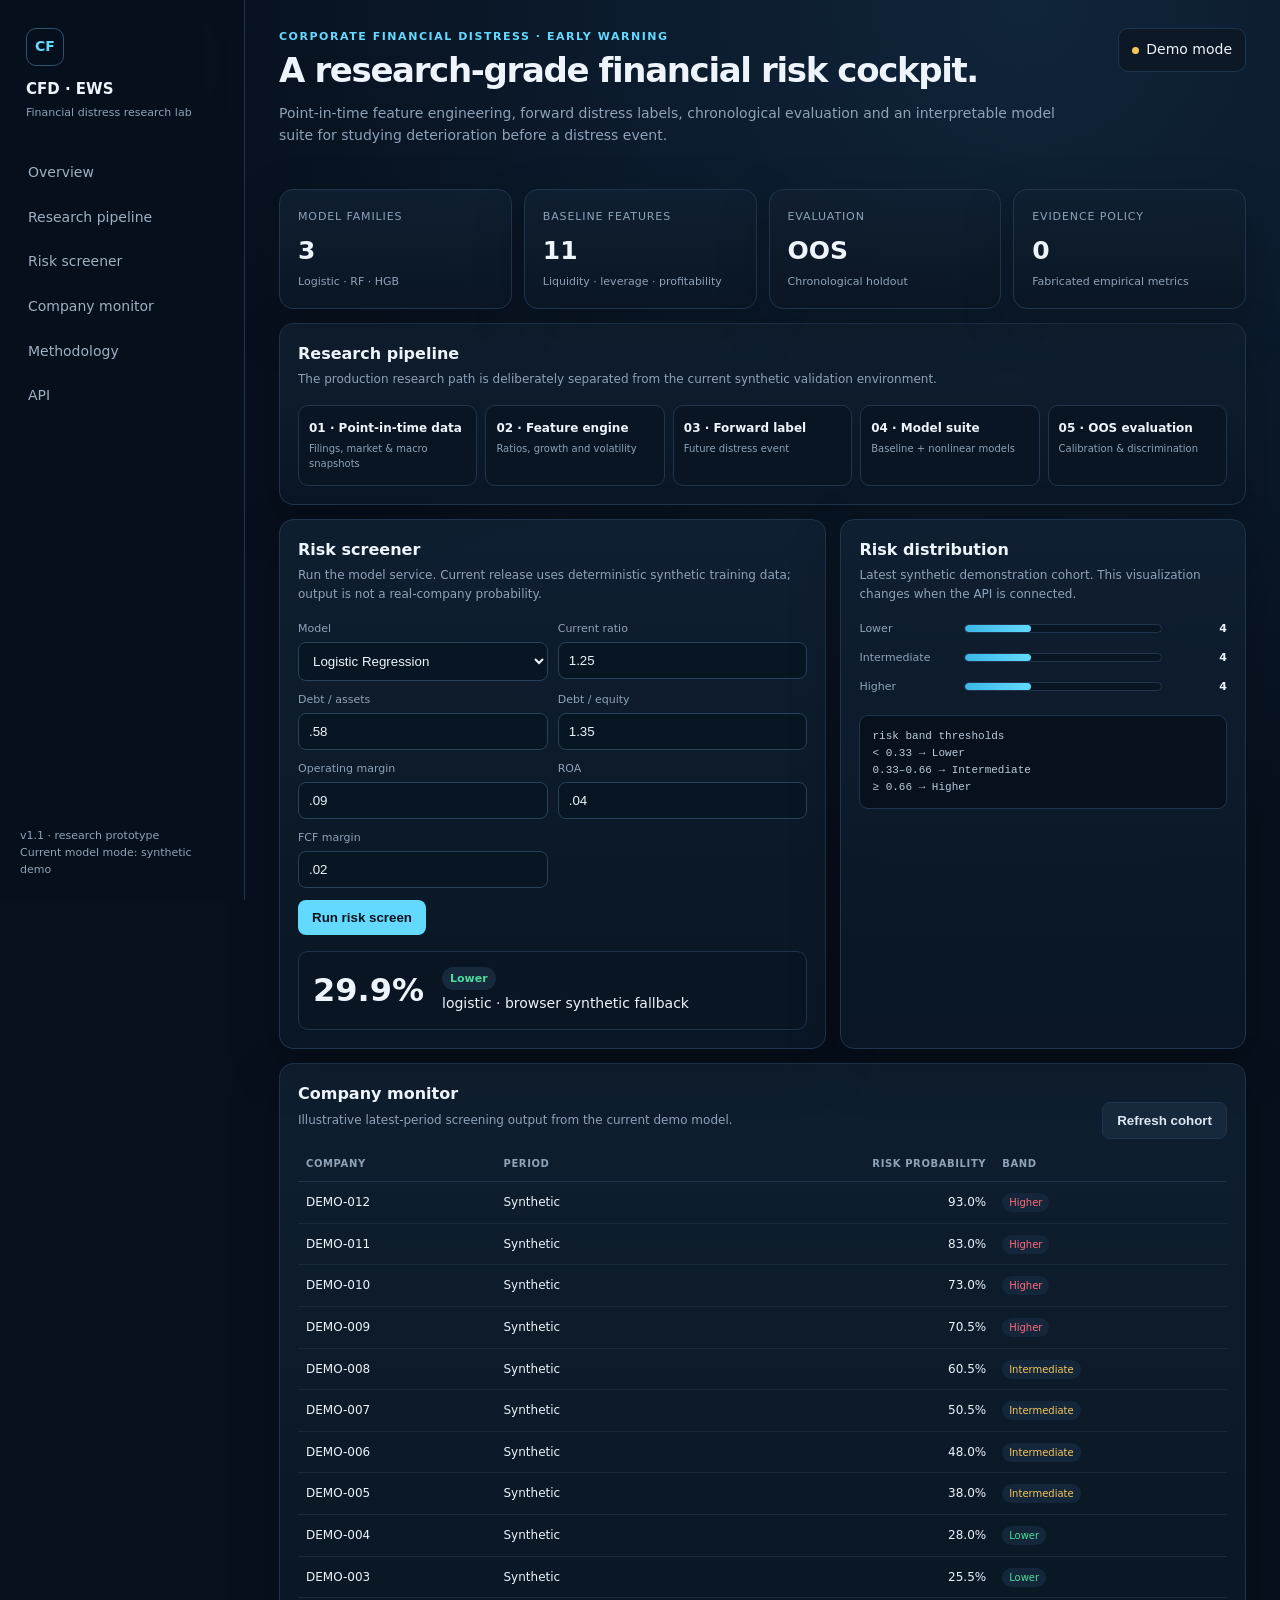
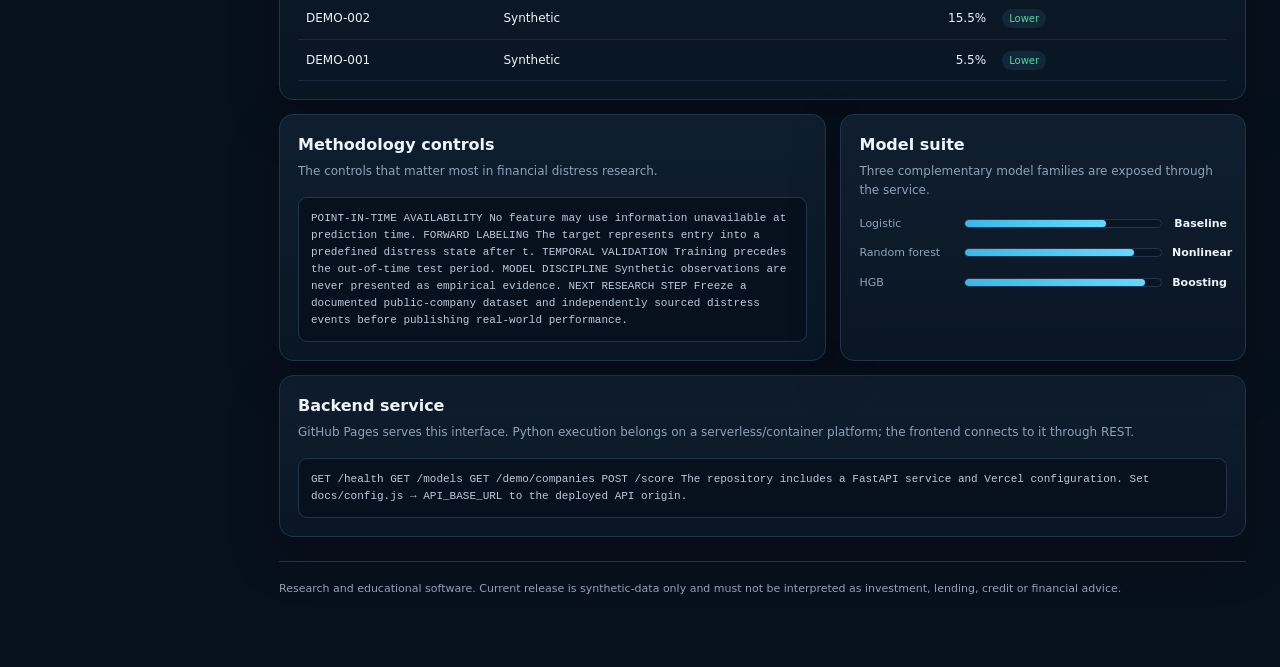
<file: index.html>
<!doctype html>
<html lang="en">
<head>
<meta charset="utf-8">
<meta http-equiv="refresh" content="0; url=./docs/">
<meta name="viewport" content="width=device-width,initial-scale=1">
<title>CFD-EWS</title>
<script>location.replace("./docs/");</script>
</head>
<body><p>Opening the CFD-EWS research dashboard… <a href="./docs/">Continue</a></p></body>
</html>
</file>
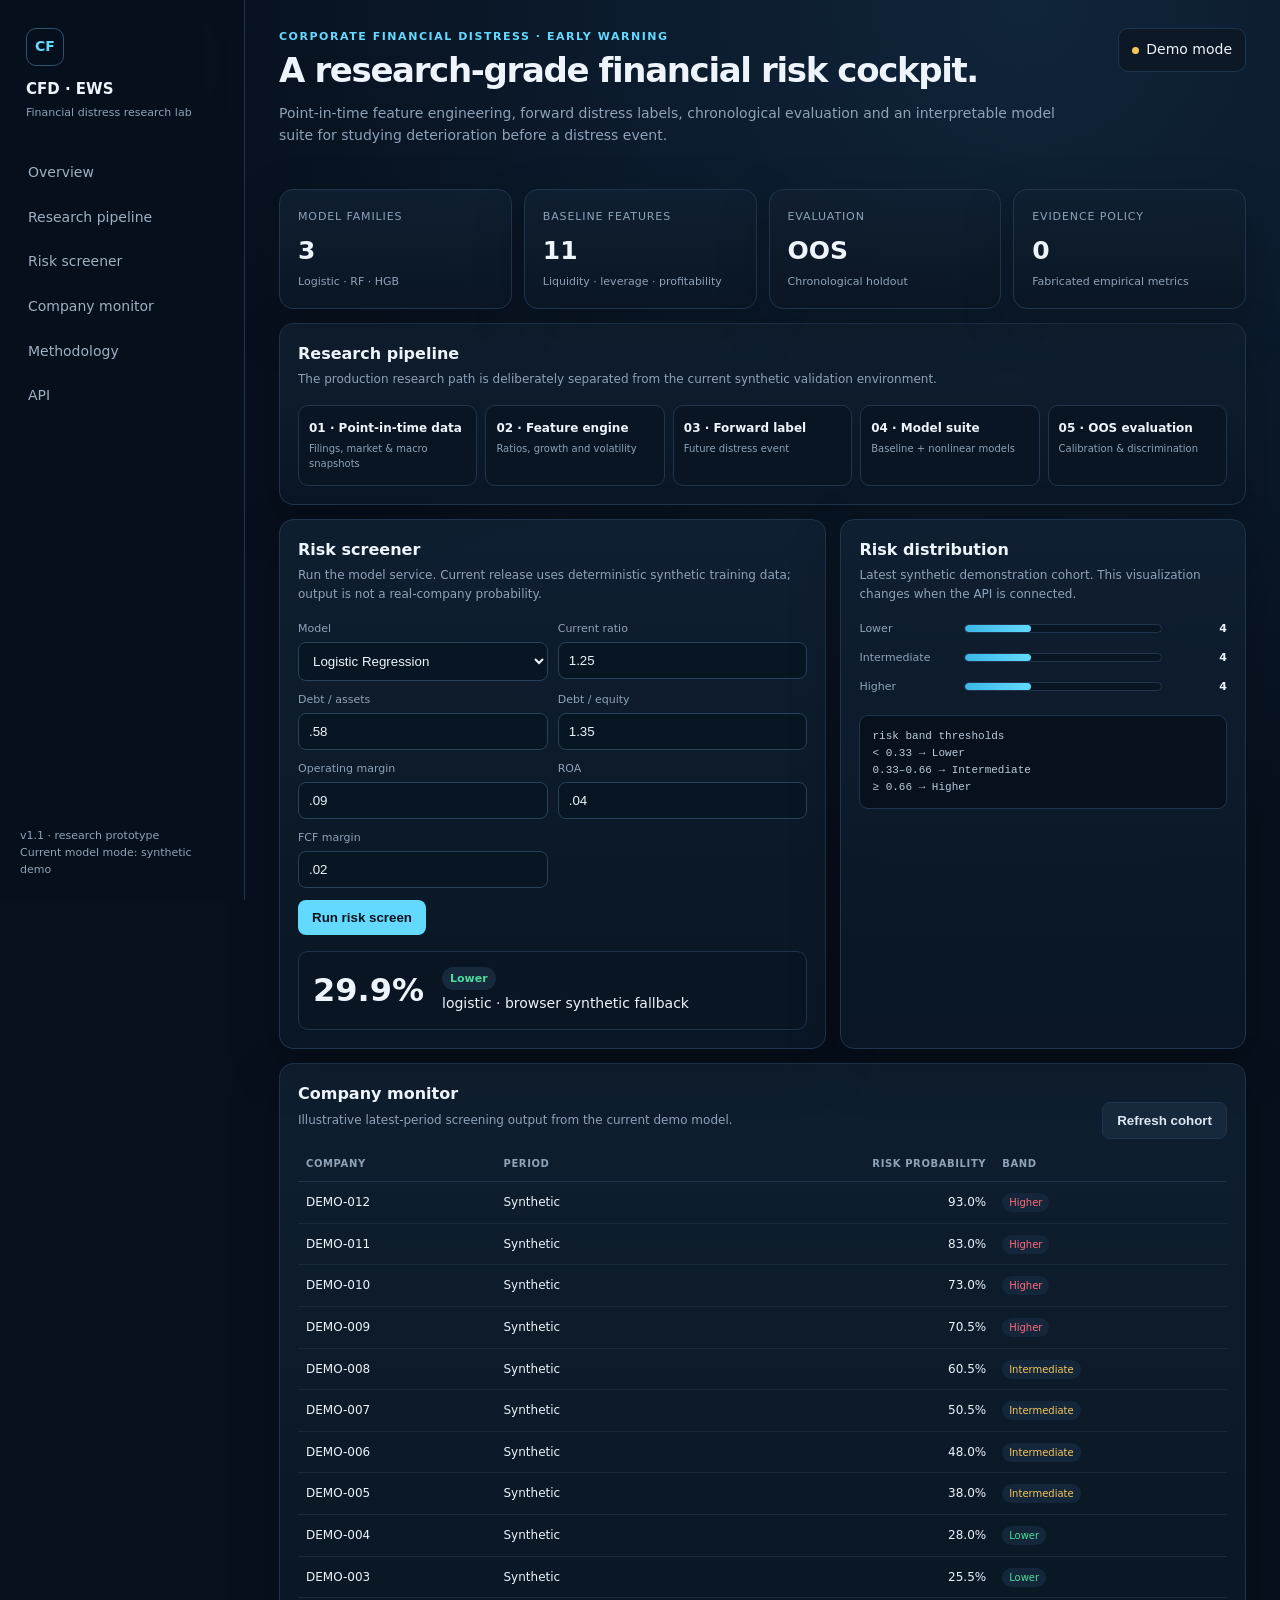
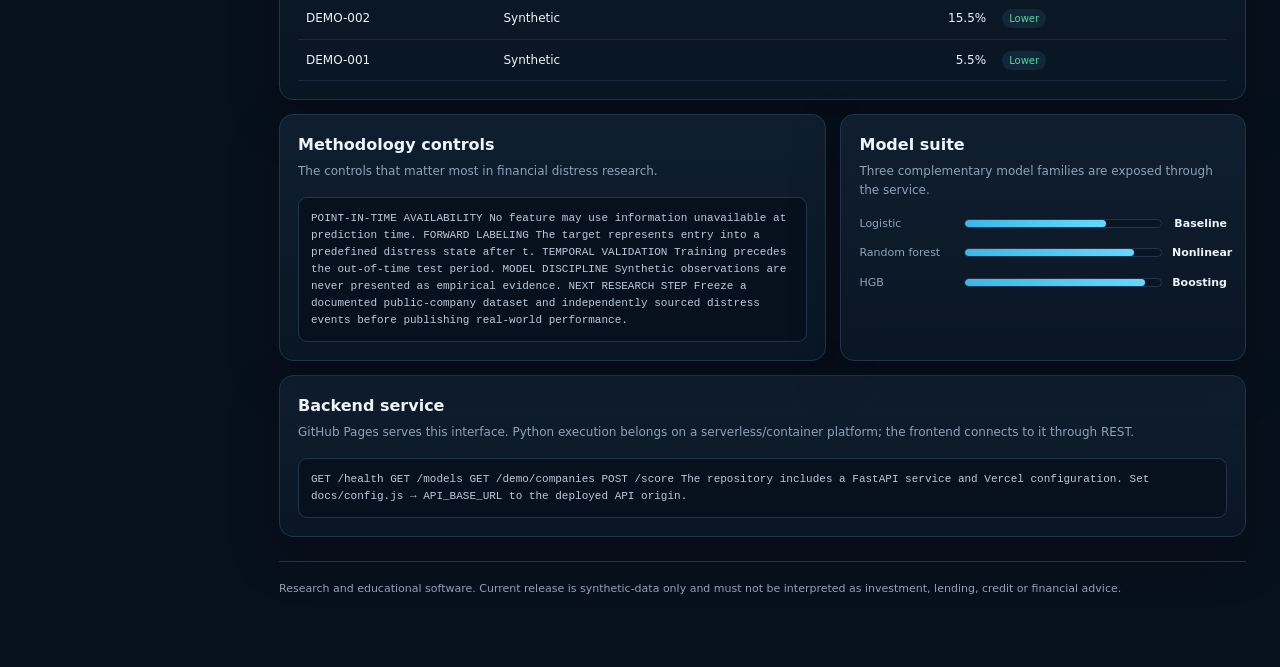
<file: docs/index.html>
<!doctype html>
<html lang="en">
<head>
<meta charset="utf-8"><meta name="viewport" content="width=device-width,initial-scale=1">
<meta name="description" content="Corporate Financial Distress Early-Warning System research dashboard">
<title>CFD-EWS · Corporate Financial Distress Early-Warning System</title>
<link rel="stylesheet" href="./styles.css">
</head>
<body>
<div class="app">
<aside class="side"><div class="brand"><div class="brand-mark">CF</div><strong>CFD · EWS</strong><span>Financial distress research lab</span></div>
<nav class="nav"><a href="#overview">Overview</a><a href="#pipeline">Research pipeline</a><a href="#screening">Risk screener</a><a href="#companies">Company monitor</a><a href="#methodology">Methodology</a><a href="#api">API</a></nav>
<div class="side-note">v1.1 · research prototype<br>Current model mode: synthetic demo</div></aside>
<main class="main">
<header class="top" id="overview"><div><div class="eyebrow">CORPORATE FINANCIAL DISTRESS · EARLY WARNING</div><h1 class="title">A research-grade financial risk cockpit.</h1><p class="subtitle">Point-in-time feature engineering, forward distress labels, chronological evaluation and an interpretable model suite for studying deterioration before a distress event.</p></div><div class="status"><span id="apiDot" class="dot"></span><span id="apiText">Checking service…</span></div></header>
<section class="grid4"><div class="card metric"><div class="label">Model families</div><div class="value">3</div><div class="detail">Logistic · RF · HGB</div></div><div class="card metric"><div class="label">Baseline features</div><div class="value">11</div><div class="detail">Liquidity · leverage · profitability</div></div><div class="card metric"><div class="label">Evaluation</div><div class="value">OOS</div><div class="detail">Chronological holdout</div></div><div class="card metric"><div class="label">Evidence policy</div><div class="value">0</div><div class="detail">Fabricated empirical metrics</div></div></section>
<section class="card" id="pipeline"><h2>Research pipeline</h2><p class="desc">The production research path is deliberately separated from the current synthetic validation environment.</p><div class="pipeline"><div class="step"><b>01 · Point-in-time data</b><span>Filings, market & macro snapshots</span></div><div class="step"><b>02 · Feature engine</b><span>Ratios, growth and volatility</span></div><div class="step"><b>03 · Forward label</b><span>Future distress event</span></div><div class="step"><b>04 · Model suite</b><span>Baseline + nonlinear models</span></div><div class="step"><b>05 · OOS evaluation</b><span>Calibration & discrimination</span></div></div></section>
<section class="grid2" id="screening"><div class="card"><h2>Risk screener</h2><p class="desc">Run the model service. Current release uses deterministic synthetic training data; output is not a real-company probability.</p><div class="formgrid"><div class="field"><label>Model</label><select id="model"><option value="logistic">Logistic Regression</option><option value="random_forest">Random Forest</option><option value="hist_gradient_boosting">Histogram Gradient Boosting</option></select></div><div class="field"><label>Current ratio</label><input id="current_ratio" type="number" step=".01" value="1.25"></div><div class="field"><label>Debt / assets</label><input id="debt_to_assets" type="number" step=".01" value=".58"></div><div class="field"><label>Debt / equity</label><input id="debt_to_equity" type="number" step=".01" value="1.35"></div><div class="field"><label>Operating margin</label><input id="operating_margin" type="number" step=".01" value=".09"></div><div class="field"><label>ROA</label><input id="roa" type="number" step=".01" value=".04"></div><div class="field"><label>FCF margin</label><input id="fcf_margin" type="number" step=".01" value=".02"></div></div><button id="scoreBtn">Run risk screen</button><div id="score" class="score"><div class="score-number">—</div><div>Awaiting model</div></div></div>
<div class="card"><h2>Risk distribution</h2><p class="desc">Latest synthetic demonstration cohort. This visualization changes when the API is connected.</p><div class="dist-row"><label>Lower</label><div class="bar"><div id="barLower" class="fill" style="width:0"></div></div><strong id="nLower">0</strong></div><div class="dist-row"><label>Intermediate</label><div class="bar"><div id="barIntermediate" class="fill" style="width:0"></div></div><strong id="nIntermediate">0</strong></div><div class="dist-row"><label>Higher</label><div class="bar"><div id="barHigher" class="fill" style="width:0"></div></div><strong id="nHigher">0</strong></div><div class="api-box" style="margin-top:20px">risk band thresholds<br>&lt; 0.33 → Lower<br>0.33–0.66 → Intermediate<br>≥ 0.66 → Higher</div></div></section>
<section class="card" id="companies"><div style="display:flex;justify-content:space-between;gap:10px;align-items:center"><div><h2>Company monitor</h2><p class="desc">Illustrative latest-period screening output from the current demo model.</p></div><button id="refreshBtn" class="secondary">Refresh cohort</button></div><table><thead><tr><th>Company</th><th>Period</th><th style="text-align:right">Risk probability</th><th>Band</th></tr></thead><tbody id="companyRows"><tr><td colspan="4">Loading…</td></tr></tbody></table></section>
<section class="grid2" id="methodology"><div class="card"><h2>Methodology controls</h2><p class="desc">The controls that matter most in financial distress research.</p><div class="api-box">POINT-IN-TIME AVAILABILITY
No feature may use information unavailable at prediction time.

FORWARD LABELING
The target represents entry into a predefined distress state after t.

TEMPORAL VALIDATION
Training precedes the out-of-time test period.

MODEL DISCIPLINE
Synthetic observations are never presented as empirical evidence.

NEXT RESEARCH STEP
Freeze a documented public-company dataset and independently sourced distress events before publishing real-world performance.</div></div><div class="card"><h2>Model suite</h2><p class="desc">Three complementary model families are exposed through the service.</p><div class="dist-row"><label>Logistic</label><div class="bar"><div class="fill" style="width:72%"></div></div><strong>Baseline</strong></div><div class="dist-row"><label>Random forest</label><div class="bar"><div class="fill" style="width:86%"></div></div><strong>Nonlinear</strong></div><div class="dist-row"><label>HGB</label><div class="bar"><div class="fill" style="width:92%"></div></div><strong>Boosting</strong></div></div></section>
<section class="card" id="api"><h2>Backend service</h2><p class="desc">GitHub Pages serves this interface. Python execution belongs on a serverless/container platform; the frontend connects to it through REST.</p><div class="api-box">GET  /health
GET  /models
GET  /demo/companies
POST /score

The repository includes a FastAPI service and Vercel configuration. Set docs/config.js → API_BASE_URL to the deployed API origin.</div></section>
<div class="footer">Research and educational software. Current release is synthetic-data only and must not be interpreted as investment, lending, credit or financial advice.</div>
</main></div>
<script src="./config.js"></script><script src="./app.js"></script>
</body></html>
</file>
<file: docs/styles.css>
:root{--bg:#07101d;--panel:#0d1827;--panel2:#101f31;--line:#20354d;--text:#edf4fb;--muted:#8ea2b8;--cyan:#63d9ff;--green:#4ade9a;--amber:#f6c65b;--red:#ff6b7a;--shadow:0 18px 50px rgba(0,0,0,.25)}
*{box-sizing:border-box}html{scroll-behavior:smooth}body{margin:0;background:radial-gradient(circle at 80% 0,#10243a 0,transparent 35%),var(--bg);color:var(--text);font:14px/1.55 Inter,ui-sans-serif,system-ui,-apple-system,BlinkMacSystemFont,"Segoe UI",sans-serif}.app{display:grid;grid-template-columns:245px 1fr;min-height:100vh}.side{position:sticky;top:0;height:100vh;padding:24px 16px;border-right:1px solid var(--line);background:rgba(7,16,29,.88);backdrop-filter:blur(14px)}.brand{padding:4px 10px 26px}.brand-mark{width:38px;height:38px;border:1px solid #31516d;border-radius:10px;display:grid;place-items:center;color:var(--cyan);font-weight:900;margin-bottom:12px}.brand strong{display:block;font-size:15px}.brand span{color:var(--muted);font-size:11px}.nav a{display:block;color:#9eb0c2;text-decoration:none;padding:10px 12px;border-radius:8px;margin:3px 0}.nav a:hover{background:#102236;color:#fff}.side-note{position:absolute;bottom:22px;left:20px;right:20px;color:var(--muted);font-size:11px}.main{max-width:1440px;width:100%;margin:auto;padding:28px 34px 70px}.top{display:flex;justify-content:space-between;gap:20px;align-items:flex-start;margin-bottom:28px}.eyebrow{color:var(--cyan);font-size:11px;font-weight:800;letter-spacing:.14em}.title{font-size:34px;line-height:1.1;margin:7px 0 10px;letter-spacing:-.04em}.subtitle{color:var(--muted);max-width:800px}.status{border:1px solid var(--line);background:var(--panel);border-radius:10px;padding:10px 13px;white-space:nowrap}.dot{display:inline-block;width:7px;height:7px;border-radius:50%;background:var(--amber);margin-right:7px}.dot.ok{background:var(--green)}.dot.bad{background:var(--red)}.grid4{display:grid;grid-template-columns:repeat(4,1fr);gap:12px}.grid2{display:grid;grid-template-columns:1.35fr 1fr;gap:14px}.card{background:linear-gradient(180deg,rgba(16,31,49,.95),rgba(10,22,36,.95));border:1px solid var(--line);border-radius:14px;padding:18px;box-shadow:var(--shadow);margin-bottom:14px}.metric .label{color:var(--muted);font-size:11px;text-transform:uppercase;letter-spacing:.08em}.metric .value{font-size:25px;font-weight:800;margin-top:7px}.metric .detail{color:var(--muted);font-size:11px;margin-top:2px}.card h2{font-size:16px;margin:0 0 4px}.card .desc{color:var(--muted);font-size:12px;margin:0 0 16px}.pipeline{display:grid;grid-template-columns:repeat(5,1fr);gap:8px}.step{padding:13px 10px;border:1px solid var(--line);border-radius:10px;background:#091522}.step b{display:block;font-size:12px}.step span{display:block;color:var(--muted);font-size:10px;margin-top:3px}.bar{height:9px;background:#091522;border:1px solid var(--line);border-radius:99px;overflow:hidden}.fill{height:100%;background:linear-gradient(90deg,#3bb8e6,#63d9ff);border-radius:99px}.dist-row{display:grid;grid-template-columns:95px 1fr 55px;gap:10px;align-items:center;margin:12px 0}.dist-row label{font-size:11px;color:var(--muted)}.dist-row strong{text-align:right;font-size:11px}.formgrid{display:grid;grid-template-columns:repeat(2,1fr);gap:10px}.field label{display:block;color:var(--muted);font-size:11px;margin-bottom:5px}.field input,.field select{width:100%;padding:10px;border-radius:8px;border:1px solid #29415a;background:#081522;color:#eef5fb;outline:none}.field input:focus,.field select:focus{border-color:var(--cyan)}button{border:0;border-radius:8px;padding:10px 14px;background:var(--cyan);color:#06121c;font-weight:900;cursor:pointer;margin-top:12px}button.secondary{background:#16283b;color:#dce9f4;border:1px solid var(--line)}.score{display:flex;gap:18px;align-items:center;margin-top:16px;padding:14px;border:1px solid var(--line);border-radius:10px;background:#091522}.score-number{font-size:32px;font-weight:900}.band{font-size:11px;font-weight:800;padding:5px 8px;border-radius:99px;background:#17293c}.band.lower{color:var(--green)}.band.intermediate{color:var(--amber)}.band.higher{color:var(--red)}table{width:100%;border-collapse:collapse;font-size:12px}th{text-align:left;color:var(--muted);font-size:10px;text-transform:uppercase;letter-spacing:.06em;border-bottom:1px solid var(--line);padding:10px 8px}td{padding:11px 8px;border-bottom:1px solid #17293b}td.num{text-align:right;font-variant-numeric:tabular-nums}.pill{padding:4px 7px;border-radius:99px;font-size:10px;background:#14263a}.pill.lower{color:var(--green)}.pill.intermediate{color:var(--amber)}.pill.higher{color:var(--red)}.api-box{font-family:ui-monospace,SFMono-Regular,Menlo,monospace;font-size:11px;background:#07111d;border:1px solid var(--line);padding:12px;border-radius:9px;color:#b9cadb;overflow:auto}.footer{color:var(--muted);font-size:11px;margin-top:24px;padding-top:18px;border-top:1px solid var(--line)}@media(max-width:1000px){.app{grid-template-columns:1fr}.side{position:relative;height:auto;border-right:0;border-bottom:1px solid var(--line)}.nav{display:flex;gap:4px;overflow:auto}.side-note{display:none}.main{padding:24px 18px}.grid4{grid-template-columns:repeat(2,1fr)}.grid2{grid-template-columns:1fr}.pipeline{grid-template-columns:1fr 1fr}}@media(max-width:620px){.top{display:block}.status{display:inline-block;margin-top:12px}.title{font-size:28px}.grid4{grid-template-columns:1fr}.formgrid{grid-template-columns:1fr}.pipeline{grid-template-columns:1fr}.card{padding:14px}table{font-size:11px;display:block;overflow-x:auto;white-space:nowrap}}
</file>
